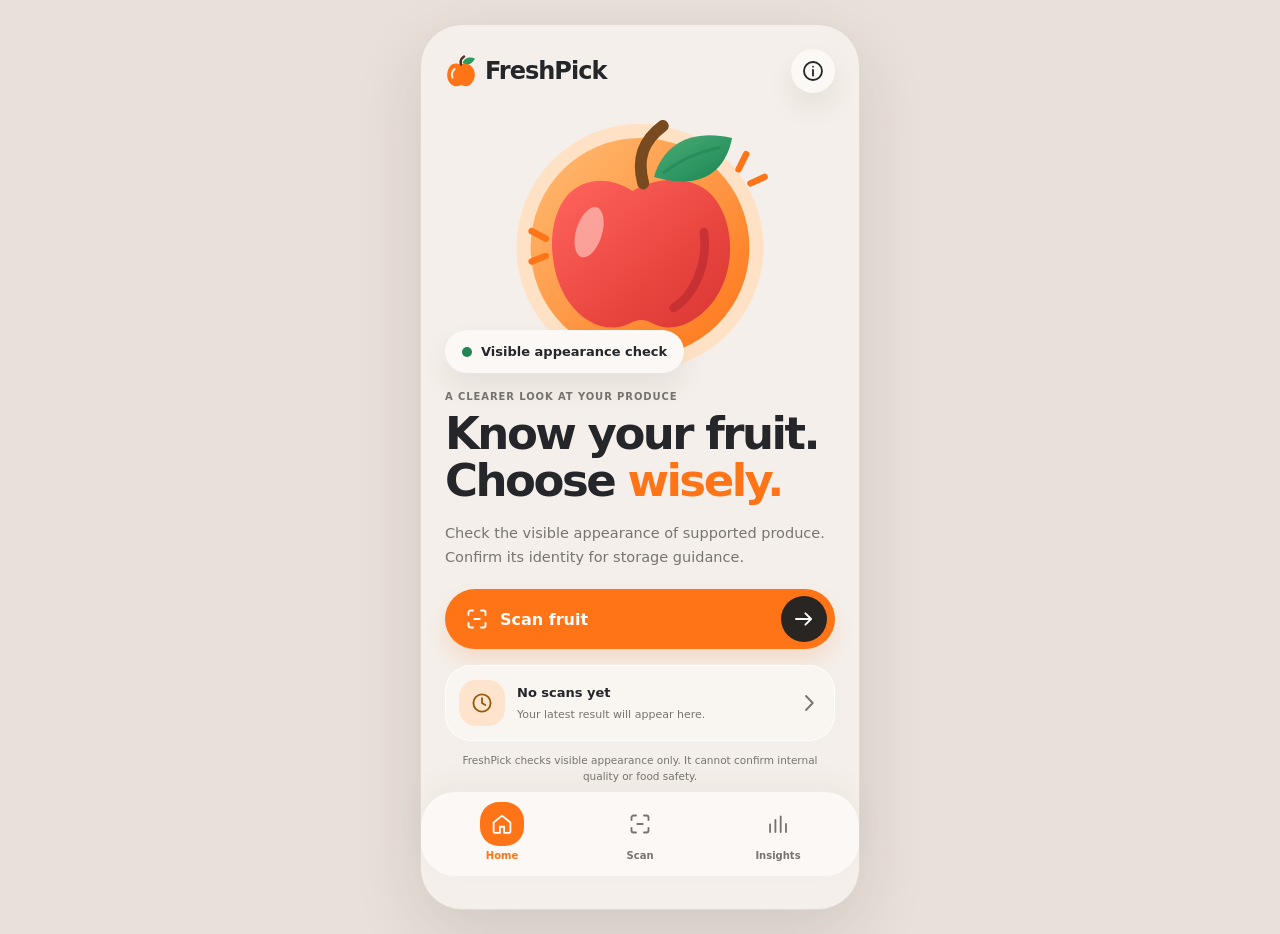
<file: ui/index.html>
<!doctype html>
<html lang="en">
  <head>
    <meta charset="UTF-8" />
    <meta name="viewport" content="width=device-width, initial-scale=1, viewport-fit=cover" />
    <meta name="theme-color" content="#F4EFEA" />
    <meta name="description" content="Check the visible condition of supported produce with FreshPick." />
    <title>FreshPick — Know your fruit</title>
    <link rel="icon" href="assets/kit/brand/freshpick-app-icon.svg" type="image/svg+xml" />
    <link rel="stylesheet" href="styles.css" />
  </head>
  <body>
    <main class="app-shell has-navigation">
      <section class="screen active" id="home-screen" aria-labelledby="home-title">
        <header class="topbar home-topbar">
          <a class="wordmark" href="#home" data-screen="home" aria-label="FreshPick home"><img src="assets/kit/brand/freshpick-mark.svg" alt="" />FreshPick</a>
          <button class="icon-button" type="button" data-action="settings" aria-label="Inference settings">
            <span class="ui-icon icon-info" aria-hidden="true"></span>
          </button>
        </header>
        <div class="hero-fruit" aria-hidden="true">
          <div class="fruit-orbit"><img src="assets/kit/illustrations/hero-apple.svg" alt="" /></div>
          <div class="hero-caption"><span class="caption-dot"></span>Visible appearance check</div>
        </div>
        <div class="home-copy">
          <p class="eyebrow">A clearer look at your produce</p>
          <h1 id="home-title">Know your fruit.<br />Choose <em>wisely.</em></h1>
          <p class="lede">Check the visible appearance of supported produce. Confirm its identity for storage guidance.</p>
          <button class="primary-button" type="button" data-action="scan"><span class="ui-icon icon-scan" aria-hidden="true"></span>Scan fruit <span class="arrow-disc" aria-hidden="true"><span class="ui-icon icon-arrow-right"></span></span></button>
        </div>
        <button class="empty-history home-history" type="button" data-action="view-history" aria-label="View recent scans">
          <span class="empty-mark" aria-hidden="true"><span class="ui-icon icon-history"></span></span>
          <span class="recent-copy"><strong>No scans yet</strong><span>Your latest result will appear here.</span></span>
          <span class="ui-icon icon-chevron-right small-arrow" aria-hidden="true"></span>
        </button>
        <p class="small-note">FreshPick checks visible appearance only. It cannot confirm internal quality or food safety.</p>
      </section>

      <section class="screen" id="scan-screen" aria-labelledby="scan-title">
        <header class="topbar centered-topbar">
          <button class="icon-button" type="button" data-action="back-home" aria-label="Back to home"><span class="ui-icon icon-back" aria-hidden="true"></span></button>
          <h1 id="scan-title">Scan fruit</h1>
          <button class="icon-button" type="button" data-action="settings" aria-label="Inference settings"><span class="ui-icon icon-info" aria-hidden="true"></span></button>
        </header>
        <div class="segmented" role="tablist" aria-label="Choose image source">
          <button class="segment selected" id="source-camera" role="tab" aria-selected="true" aria-controls="camera-panel" type="button" data-source="camera"><span class="ui-icon icon-camera" aria-hidden="true"></span>Camera</button>
          <button class="segment" id="source-gallery" role="tab" aria-selected="false" aria-controls="gallery-panel" tabindex="-1" type="button" data-source="gallery"><span class="ui-icon icon-gallery" aria-hidden="true"></span>Gallery</button>
        </div>
        <input class="visually-hidden" id="gallery-input" type="file" accept="image/jpeg,image/png,image/webp,image/bmp,.jpg,.jpeg,.png,.webp,.bmp" tabindex="-1" aria-label="Select an image to assess" />
        <div id="camera-panel" role="tabpanel" aria-labelledby="source-camera">
          <div class="camera-frame" id="camera-frame">
            <video id="camera-video" autoplay muted playsinline aria-label="Camera preview"></video>
            <div class="camera-placeholder" id="camera-placeholder">
              <img src="assets/kit/illustrations/apple.svg" alt="" />
              <span>Center one supported fruit or vegetable in the frame</span>
              <button class="camera-start" id="camera-start" type="button" data-action="start-camera">Start camera</button>
            </div>
            <span class="frame-corner corner-tl"></span><span class="frame-corner corner-tr"></span>
            <span class="frame-corner corner-bl"></span><span class="frame-corner corner-br"></span>
          </div>
          <div class="scan-controls">
            <div class="scan-control"><button class="icon-button secondary-control" type="button" data-action="flash" aria-label="Flash not available in this browser" disabled><span class="ui-icon icon-flash-off" aria-hidden="true"></span></button><span>Flash unavailable</span></div>
            <div class="scan-control"><button class="shutter-button" type="button" data-action="capture" aria-label="Capture photo" disabled><img src="assets/kit/illustrations/shutter-button.svg" alt="" /></button><span>Capture</span></div>
            <div class="scan-control"><button class="icon-button secondary-control" type="button" data-action="switch-camera" aria-label="Switch camera" disabled><span class="ui-icon icon-switch-camera" aria-hidden="true"></span></button><span>Switch</span></div>
          </div>
          <button class="text-button gallery-link" type="button" data-action="select-gallery"><span class="ui-icon icon-gallery" aria-hidden="true"></span>Choose from gallery</button>
        </div>
        <div id="gallery-panel" role="tabpanel" aria-labelledby="source-gallery" hidden>
          <div class="gallery-dropzone" id="gallery-dropzone" role="region" aria-labelledby="gallery-title" aria-describedby="gallery-help gallery-formats" tabindex="0">
            <span class="gallery-upload-icon" aria-hidden="true"><span class="ui-icon icon-upload"></span></span>
            <h2 id="gallery-title">Drop your image here</h2>
            <p id="gallery-help">Drag and drop a photo, or choose one from your device.</p>
            <button class="gallery-choose" type="button" data-action="choose-gallery-file">Choose image</button>
            <p class="gallery-formats" id="gallery-formats">JPG, PNG, WebP or BMP · one image · up to 20 MB</p>
          </div>
          <p class="small-note">Use a clear photo of one supported fruit or vegetable.</p>
        </div>
        <canvas class="visually-hidden" id="capture-canvas"></canvas>
        <p class="notice" id="scan-notice" role="status">Choose Camera or Gallery to begin.</p>
        <p class="scan-tip"><strong>For best results:</strong> good lighting · clear focus · one item</p>
      </section>

      <section class="screen" id="evaluating-screen" aria-labelledby="evaluating-title">
        <header class="topbar">
          <button class="icon-button" type="button" data-action="cancel-scan" aria-label="Cancel analysis"><span class="ui-icon icon-back" aria-hidden="true"></span></button>
          <span class="header-spacer"></span>
        </header>
        <div class="evaluation-visual" aria-hidden="true"><div class="loader-ring"><img id="evaluating-preview" src="assets/kit/illustrations/apple.svg" alt="" /></div></div>
        <div class="evaluation-copy">
          <p class="eyebrow">FreshPick assessment</p>
          <h1 id="evaluating-title">Taking a closer look</h1>
          <p class="lede">Checking the image with the connected model. This may take a moment.</p>
        </div>
        <ol class="progress-list" aria-live="polite">
          <li class="done" id="progress-received"><span class="progress-icon">✓</span>Image received</li>
          <li class="current" id="progress-sending"><span class="progress-icon"></span>Sending image to model</li>
          <li id="progress-model"><span class="progress-icon"></span>Waiting for model response</li>
        </ol>
        <button class="text-button cancel-analysis" type="button" data-action="cancel-scan">Cancel analysis</button>
      </section>

      <section class="screen" id="report-screen" aria-labelledby="report-title">
        <header class="topbar centered-topbar report-topbar">
          <button class="icon-button" type="button" data-action="back-home" aria-label="Back to home"><span class="ui-icon icon-back" aria-hidden="true"></span></button>
          <h1 id="report-title">Report</h1>
          <button class="icon-button" type="button" data-action="export" aria-label="Export report"><span class="ui-icon icon-upload" aria-hidden="true"></span></button>
        </header>
        <div class="result-hero">
          <div class="result-fruit"><img id="report-fruit" src="assets/kit/illustrations/apple.svg" alt="" /></div>
          <span class="freshness-chip" id="report-status"><span aria-hidden="true">✓</span><span>Result pending</span></span>
          <h2 id="report-produce">No result yet</h2>
          <p class="scan-time" id="report-time">Run a scan to see a result</p>
        </div>
        <div class="report-card produce-confidence-card">
          <span class="card-label" id="produce-confidence-label">Identification confidence</span>
          <strong class="confidence-value" id="produce-confidence">—</strong>
          <span class="helper" id="produce-score-note">Model score for produce identity; confirm the item below.</span>
        </div>
        <div class="report-card confidence-card">
          <span class="card-label" id="confidence-label">Freshness confidence</span>
          <strong class="confidence-value" id="report-confidence">—</strong>
          <div class="confidence-track"><span id="confidence-fill"></span></div>
          <span class="helper" id="freshness-reason">Uncalibrated freshness score, not a food-safety probability.</span>
        </div>
        <section class="report-card storage-card" aria-labelledby="storage-title">
          <h3 id="storage-title">Typical storage guidance</h3>
          <p class="helper">Confirm the identification, then tell us about storage and signs a photo cannot establish. Appearance details are suggested from the photo and can be edited.</p>
          <form id="storage-form">
            <fieldset class="identity-confirmation">
              <legend id="identity-question">Is this identification correct?</legend>
              <label class="check-label"><input type="radio" name="identity-confirmation" id="produce-confirmed" value="yes" required> <span id="identity-yes-label">Yes, that is correct</span></label>
              <label class="check-label"><input type="radio" name="identity-confirmation" id="produce-corrected" value="no"> No, change it</label>
            </fieldset>
            <div id="produce-correction" hidden>
              <label for="confirmed-produce">Correct identification</label>
              <select id="confirmed-produce" disabled><option value="">Choose the actual produce</option><option value="banana">Banana</option><option value="bittermelon">Bitter melon</option><option value="cucumber">Cucumber</option><option value="eggplant">Eggplant</option><option value="orange">Orange</option><option value="papaya">Papaya</option><option value="pineapple">Pineapple</option><option value="tomato">Tomato</option><option value="other">Other / not sure</option></select>
            </div>
            <section class="photo-details" aria-labelledby="photo-details-title">
              <strong id="photo-details-title">Suggested from this photo</strong>
              <dl><dt>Whole / cut / peeled</dt><dd id="photo-condition">Not clear from the photo</dd><dt>Ripeness appearance</dt><dd id="photo-ripeness">Not clear from the photo</dd></dl>
              <p class="helper">Visual suggestions can be wrong. Ripe-looking does not verify freshness, internal quality or safety.</p>
              <details id="photo-details-editor"><summary>Adjust suggested details</summary>
                <label for="storage-condition">Whole / cut / peeled</label><select id="storage-condition"><option value="unknown">Not clear / unsure</option><option value="whole">Whole, unpeeled</option><option value="cut">Cut or peeled</option></select>
                <label for="storage-ripeness">Ripeness appearance</label><select id="storage-ripeness"><option value="unknown">Not clear / not assessed</option><option value="ripe">Ripe-looking / ready to use</option><option value="unripe">Unripe-looking</option></select>
              </details>
            </section>
            <label for="storage-location">Where is it stored?</label><select id="storage-location" required><option value="">Choose storage</option><option value="counter">Counter / room temperature</option><option value="refrigerator">Refrigerator</option></select>
            <label for="storage-spoilage">Any unusual odor, leakage or major softening?</label><select id="storage-spoilage" aria-describedby="storage-clock-note" required><option value="">Check the item first</option><option value="no">No signs observed</option><option value="yes">Yes</option><option value="unknown">Not sure</option></select>
            <p class="helper" id="storage-clock-note">No signs observed does not reset the clock. Days since purchase and storage location still determine the reference time left.</p>
            <label for="days-stored" id="days-stored-label">Days already stored (optional)</label><input id="days-stored" type="number" min="0" max="365" step="any" aria-describedby="storage-age-basis"><p class="helper" id="storage-age-basis">Count elapsed storage time, not days remaining. Fractions of a day are allowed.</p>
            <button class="save-button" type="submit">Get storage guidance</button>
          </form>
          <div id="storage-result" aria-live="polite"><p>Complete the details above to see sourced storage guidance.</p></div>
          <p class="helper">Room-temperature references assume a cool indoor spot; heat can shorten the window. Refrigerated references assume a working refrigerator at or below 4°C. Time left is a reference estimate, not a safety guarantee. At its maximum, the app recommends discarding conservatively even without visible spoilage.</p>
        </section>
        <div class="report-card guidance-card">
          <strong>Visible condition</strong>
          <p id="guidance-copy">Run a scan to receive a cautious description of visible condition.</p>
        </div>
        <div class="safety-card">
          <strong>Food safety matters</strong>
          <p>This assessment uses visible appearance only. It cannot confirm internal quality, contamination, or food safety. Do not rely on this result alone to decide whether food is safe to eat.</p>
        </div>
        <button class="report-link" type="button" data-action="inspector">Model details <span>›</span></button>
        <button class="primary-button compact-primary" type="button" data-action="scan">Scan another fruit <span class="arrow-disc" aria-hidden="true"><span class="ui-icon icon-arrow-right"></span></span></button>
        <button class="text-button" type="button" data-action="export">Export report</button>
        <p class="small-note centered-note">Visible-condition assessment only.</p>
      </section>

      <section class="screen" id="inspector-screen" aria-labelledby="inspector-title">
        <div class="inspector-handle" aria-hidden="true"></div>
        <header class="inspector-heading">
          <div><h1 id="inspector-title">Inspector</h1><p>Technical assessment details</p></div>
          <button class="icon-button" type="button" data-action="report" aria-label="Close inspector"><span class="ui-icon icon-x" aria-hidden="true"></span></button>
        </header>
        <div class="segmented inspector-tabs" role="tablist" aria-label="Inspection details">
          <button class="segment selected" role="tab" aria-selected="true" type="button" data-inspector-tab="prediction">Prediction</button>
          <button class="segment" role="tab" aria-selected="false" type="button" data-inspector-tab="features">Features</button>
          <button class="segment" role="tab" aria-selected="false" type="button" data-inspector-tab="model">Model</button>
        </div>
        <div class="inspector-content" id="inspector-content"></div>
      </section>

      <section class="screen" id="history-screen" aria-labelledby="history-title">
        <header class="topbar centered-topbar">
          <span class="icon-spacer"></span><h1 id="history-title">Insights</h1>
          <button class="icon-button" type="button" data-action="settings" aria-label="Inference settings"><span class="ui-icon icon-info" aria-hidden="true"></span></button>
        </header>
        <p class="insights-intro">Your latest scans, saved on this device.</p>
        <div class="insights-summary" aria-label="Saved scan summary">
          <div><strong id="saved-scan-count">0</strong><span>Saved scans</span></div>
          <div><strong id="confirmed-scan-count">0</strong><span>Labels confirmed</span></div>
        </div>
        <h2 class="history-heading">Recent scans</h2>
        <p class="helper">Up to 12 scans. Identification scores describe model predictions, not produce quality.</p>
        <div id="history-list" class="history-list"></div>
        <button class="primary-button history-cta" type="button" data-action="scan"><span class="ui-icon icon-scan" aria-hidden="true"></span>Scan fruit <span class="arrow-disc" aria-hidden="true"><span class="ui-icon icon-arrow-right"></span></span></button>
      </section>

      <nav class="bottom-nav" aria-label="Main navigation">
        <button class="nav-button active" type="button" data-screen="home" data-nav="home" aria-label="Home" aria-current="page"><span class="nav-icon"><span class="ui-icon icon-home" aria-hidden="true"></span></span><span>Home</span></button>
        <button class="nav-button" type="button" data-action="scan" data-nav="scan" aria-label="Scan fruit"><span class="nav-icon"><span class="ui-icon icon-scan" aria-hidden="true"></span></span><span>Scan</span></button>
        <button class="nav-button" type="button" data-screen="history" data-nav="history" aria-label="Insights"><span class="nav-icon"><span class="ui-icon icon-insights" aria-hidden="true"></span></span><span>Insights</span></button>
      </nav>
    </main>

    <dialog id="settings-dialog" class="settings-dialog">
      <form method="dialog" id="settings-form">
        <div class="dialog-head"><div><p class="eyebrow">Connection</p><h2>Model endpoint</h2></div><button class="icon-button" value="cancel" aria-label="Close settings"><span class="ui-icon icon-x" aria-hidden="true"></span></button></div>
        <label for="endpoint-input">Prediction API URL</label>
        <input id="endpoint-input" type="url" placeholder="http://localhost:8000/predict" autocomplete="url" />
        <p class="helper">The API must accept an image as multipart form data and return the FreshPick response described in the repository prompt.</p>
        <div class="dialog-actions"><button class="text-button" value="cancel">Cancel</button><button class="save-button" id="save-endpoint" value="default">Save endpoint</button></div>
      </form>
    </dialog>
    <div class="toast" id="toast" role="status" aria-live="polite"></div>
    <script src="app.js" defer></script>
  </body>
</html>
</file>
<file: ui/styles.css>
@import url('assets/kit/design-tokens.css');

:root {
  font-family: var(--fp-font);
  color: var(--fp-ink);
  background: var(--fp-cream);
  font-synthesis: none;
  text-rendering: optimizeLegibility;
  --paper: var(--fp-cream);
  --orange: var(--fp-primary);
  --ink: var(--fp-ink);
  --muted: var(--fp-muted);
  --green: var(--fp-green);
  --line: #e9e1da;
  --panel: var(--fp-surface);
  --radius-card: var(--fp-radius-card);
  --shadow-soft: 0 14px 28px rgba(73, 57, 42, .08);
}

* { box-sizing: border-box; }
[hidden] { display: none !important; }
html { min-width: 320px; min-height: 100%; }
body { margin: 0; min-height: 100vh; background: var(--paper); }
button, input { font: inherit; }
button { color: inherit; }
button:focus-visible, a:focus-visible, input:focus-visible { outline: 3px solid #256b53; outline-offset: 3px; }
.app-shell { position: relative; width: min(100%, 440px); min-height: 100svh; margin: 0 auto; padding: max(24px, env(safe-area-inset-top)) 24px max(24px, env(safe-area-inset-bottom)); overflow: hidden; }
.app-shell.has-navigation { padding-bottom: calc(112px + env(safe-area-inset-bottom)); }
.screen { display: none; min-width: 0; animation: appear .22s ease-out; }
.screen.active { display: block; }
@keyframes appear { from { opacity: .45; transform: translateY(5px); } to { opacity: 1; transform: translateY(0); } }

.topbar { display: flex; align-items: center; justify-content: space-between; min-height: 44px; }
.centered-topbar { display: grid; grid-template-columns: 44px 1fr 44px; gap: 12px; }
.centered-topbar h1 { margin: 0; text-align: center; font: 800 20px/1.2 var(--fp-font); letter-spacing: -.6px; }
.wordmark { display: inline-flex; gap: 8px; align-items: center; color: var(--ink); font: 800 24px/1 var(--fp-font); text-decoration: none; letter-spacing: -1px; }
.wordmark img { width: 32px; height: 32px; }
.icon-button { border: 0; display: inline-grid; place-items: center; width: 44px; height: 44px; border-radius: 50%; background: var(--fp-cream-light); cursor: pointer; box-shadow: var(--shadow-soft); }
.header-spacer, .icon-spacer { width: 44px; }

.hero-fruit { position: relative; height: clamp(210px, 59vw, 260px); margin: 20px 0 8px; display: grid; place-items: center; }
.fruit-orbit { width: clamp(210px, 59vw, 260px); aspect-ratio: 1; display: grid; place-items: center; }
.fruit-orbit img { display: block; width: 100%; height: 100%; }
.hero-caption { position: absolute; left: 0; bottom: 0; display: flex; align-items: center; gap: 9px; padding: 14px 17px; border-radius: var(--fp-radius-pill); background: var(--fp-cream-light); box-shadow: var(--shadow-soft); font-size: 13px; font-weight: 700; }
.caption-dot { width: 10px; height: 10px; border-radius: 50%; background: var(--green); }
.home-copy { margin-top: 18px; }
.eyebrow { margin: 0 0 9px; color: var(--muted); font-size: 10px; font-weight: 800; letter-spacing: .09em; text-transform: uppercase; }
h1, h2, p { overflow-wrap: anywhere; }
.home-copy h1 { margin: 0; font: 800 clamp(35px, 10.7vw, 45px)/1.04 var(--fp-font); letter-spacing: -2.5px; }
.lede { margin: 17px 0 20px; color: var(--muted); font-size: 14.5px; line-height: 1.65; }
.primary-button { width: 100%; min-height: 60px; display: flex; align-items: center; gap: 11px; padding: 7px 8px 7px 20px; border: 0; border-radius: var(--fp-radius-pill); background: var(--orange); color: white; font-size: 16px; font-weight: 800; cursor: pointer; box-shadow: 0 12px 20px #fb711a26; text-align: left; }
.arrow-disc { display: grid; place-items: center; width: 46px; height: 46px; flex: 0 0 46px; margin-left: auto; border-radius: 50%; background: var(--fp-dark); color: white; }
.empty-history { width: 100%; min-height: 76px; display: flex; align-items: center; gap: 12px; margin-top: 16px; padding: 12px 13px; border: 1px solid white; border-radius: 26px; background: var(--panel); text-align: left; cursor: pointer; }
.empty-mark { width: 46px; height: 46px; display: grid; place-items: center; flex: 0 0 46px; border-radius: 17px; background: #ffe4cd; color: #955c0c; }
.recent-copy { display: block; flex: 1; min-width: 0; }
.recent-copy strong { display: block; margin-bottom: 5px; font-size: 13px; line-height: 1.4; }
.recent-copy > span { display: block; color: var(--muted); font-size: 11px; line-height: 1.5; }
.small-arrow { margin-left: auto; color: var(--muted); }
.small-note { margin: 12px 0; color: var(--muted); text-align: center; font-size: 10.5px; line-height: 1.5; }

.segmented { display: grid; grid-template-columns: 1fr 1fr; gap: 5px; margin: 24px 0 19px; padding: 5px; border-radius: var(--fp-radius-pill); background: #eae3dd; }
.segment { display: flex; align-items: center; justify-content: center; gap: 8px; border: 0; min-height: 44px; border-radius: var(--fp-radius-pill); background: transparent; color: var(--muted); font-size: 13px; font-weight: 700; cursor: pointer; }
.segment.selected { background: var(--orange); color: white; box-shadow: 0 3px 9px #fb711a25; }
.camera-frame { position: relative; display: grid; place-items: center; width: 100%; min-width: 0; margin-inline: auto; aspect-ratio: .87; max-height: 405px; overflow: hidden; border-radius: var(--fp-radius-frame); background: radial-gradient(circle at 45% 42%, #39322d, #25211f 73%); }
.camera-frame video { position: absolute; width: 100%; height: 100%; object-fit: cover; display: none; }
.camera-frame.live video { display: block; }
.camera-frame.live .camera-placeholder { display: none; }
.camera-placeholder { position: relative; z-index: 1; display: flex; flex-direction: column; align-items: center; gap: 18px; width: 80%; color: white; text-align: center; }
.camera-placeholder img { width: 120px; filter: drop-shadow(0 5px 12px rgba(0,0,0,.2)); }
.camera-placeholder > span { padding: 12px 18px; border-radius: 24px; background: #77726d91; font-size: 12px; line-height: 1.5; }
.frame-corner { position: absolute; z-index: 2; width: 42px; height: 42px; border-color: white; border-style: solid; }
.corner-tl { top: 24px; left: 24px; border-width: 4px 0 0 4px; border-radius: 14px 0 0; }
.corner-tr { top: 24px; right: 24px; border-width: 4px 4px 0 0; border-radius: 0 14px 0 0; }
.corner-bl { bottom: 24px; left: 24px; border-width: 0 0 4px 4px; border-radius: 0 0 0 14px; }
.corner-br { right: 24px; bottom: 24px; border-width: 0 4px 4px 0; border-radius: 0 0 14px; }
.visually-hidden { position: absolute !important; width: 1px !important; height: 1px !important; padding: 0 !important; margin: -1px !important; overflow: hidden !important; clip: rect(0,0,0,0) !important; white-space: nowrap !important; border: 0 !important; }
.notice { min-height: 42px; margin: 15px 4px 8px; color: var(--muted); text-align: center; font-size: 12px; line-height: 1.45; }
.scan-controls { display: grid; grid-template-columns: repeat(3, minmax(0, 1fr)); align-items: end; justify-items: center; margin: 24px 18px 0; }
.secondary-control { width: 44px; height: 44px; }
.shutter-button { display: grid; place-items: center; width: 85px; height: 85px; padding: 0; border: 0; border-radius: 50%; background: transparent; cursor: pointer; }
.shutter-button img { display: block; width: 85px; height: 85px; }
.text-button { display: block; width: fit-content; margin: 10px auto; padding: 10px 14px; border: 0; background: transparent; color: #514c47; font-weight: 600; cursor: pointer; }

.evaluation-visual { display: grid; place-items: center; margin: 26px 0 28px; }
.loader-ring { width: min(67vw, 310px); aspect-ratio: 1; display: grid; place-items: center; border: 10px solid #e6ded6; border-top-color: var(--orange); border-radius: 50%; animation: rotate 1.8s linear infinite; }
.loader-ring img { width: 36%; animation: counter-rotate 1.8s linear infinite; }
@keyframes rotate { to { transform: rotate(360deg); } }
@keyframes counter-rotate { to { transform: rotate(-360deg); } }
.evaluation-copy { text-align: center; }
.evaluation-copy h1 { margin: 8px 0; font: 800 30px/1.12 var(--fp-font); letter-spacing: -1px; }
.evaluation-copy .lede { margin: 14px 0 25px; font-size: 15px; }
.progress-list { list-style: none; margin: 0; padding: 20px 25px; border-radius: 34px; background: var(--panel); }
.progress-list li { display: flex; align-items: center; gap: 15px; padding: 11px 0; color: var(--muted); font-size: 15px; }
.progress-list li.done, .progress-list li.current { color: var(--ink); }
.progress-list li.current { font-weight: 700; }
.progress-icon { width: 16px; height: 16px; display: grid; place-items: center; border: 2px solid #bbb3ab; border-radius: 50%; color: var(--green); font-size: 11px; }
.done .progress-icon { border: 0; font-size: 20px; }
.current .progress-icon { border: 0; background: var(--orange); }
.cancel-analysis { margin: 24px auto; font-size: 15px; }

.report-topbar { margin-bottom: 18px; }
.result-hero { display: flex; flex-direction: column; align-items: center; text-align: center; }
.result-fruit { display: grid; place-items: center; width: min(56vw, 260px); aspect-ratio: 1; margin: 0 auto 16px; border-radius: 50%; background: var(--orange); }
.result-fruit img { width: 56%; transform: translate(10%, -7%); }
.result-fruit.has-photo { overflow: hidden; background: #e8e0d9; }
.result-fruit.has-photo img { width: 100%; height: 100%; object-fit: contain; transform: none; }
.freshness-chip { display: flex; align-items: center; gap: 8px; padding: 9px 16px; border-radius: 24px; background: #dcefe5; color: #145d3d; font-weight: 700; }
.freshness-chip.semi_fresh, .freshness-chip.uncertain { background: #f8e8cc; color: #7a4a0b; }
.freshness-chip.rotten { background: #f5dddd; color: #8a2929; }
.result-hero h2 { margin: 14px 0 4px; font: 800 29px/1.12 var(--fp-font); letter-spacing: -.7px; }
.scan-time { margin: 4px 0 20px; color: var(--muted); font-size: 13px; }
.report-card { margin: 14px 0; padding: 19px 20px; border-radius: 30px; background: var(--panel); }
.card-label, .helper { display: block; color: var(--muted); }
.card-label { margin-bottom: 8px; font-size: 13px; }
.confidence-value { display: block; margin: 2px 0 10px; font: 800 37px/1 var(--fp-font); }
.confidence-track, .bar-track { height: 9px; overflow: hidden; border-radius: 20px; background: #e8e0d9; }
.confidence-track span, .bar-fill { display: block; height: 100%; width: 0; border-radius: inherit; background: var(--orange); transition: width .3s ease; }
.helper { margin-top: 8px; font-size: 12px; line-height: 1.5; }
.guidance-card strong, .safety-card strong { font-size: 15px; }
.guidance-card p, .safety-card p { margin: 8px 0 0; color: #5f5953; font-size: 13px; line-height: 1.55; }
.safety-card { margin: 16px 0; padding: 20px; border-radius: 28px; background: #fae7d1; }
.report-link { display: flex; width: 100%; align-items: center; justify-content: space-between; margin: 10px 0 16px; padding: 17px 20px; border: 0; border-radius: 28px; background: var(--panel); text-align: left; font-weight: 700; cursor: pointer; }
.report-link span { font-size: 25px; }
.compact-primary { min-height: 60px; padding-left: 22px; font-size: 17px; }
.compact-primary .arrow-disc { width: 44px; height: 44px; flex-basis: 44px; }
.centered-note { margin-top: 20px; }

.inspector-handle { width: 64px; height: 5px; margin: 0 auto 25px; border-radius: 8px; background: #d7cfc7; }
.inspector-heading { display: flex; justify-content: space-between; align-items: flex-start; margin: 10px 0 24px; }
.inspector-heading h1 { margin: 0; font: 800 32px/1.1 var(--fp-font); }
.inspector-heading p { margin: 6px 0 0; color: var(--muted); }
.inspector-tabs { grid-template-columns: repeat(3,1fr); margin: 0 0 20px; }
.inspector-tabs .segment { font-size: 13px; }
.inspector-content { padding-bottom: 20px; }
.inspector-image-row, .detail-row { display: flex; align-items: center; gap: 14px; padding: 17px; margin-bottom: 14px; border-radius: 28px; background: var(--panel); }
.mini-fruit { width: 60px; height: 60px; display: grid; place-items: center; flex: 0 0 60px; border-radius: 50%; background: var(--orange); }
.mini-fruit img { width: 56%; }
.mini-fruit:has(img[src^="blob:"]) { overflow: hidden; }
.mini-fruit img[src^="blob:"] { width: 100%; height: 100%; object-fit: cover; }
.inspector-image-row strong, .detail-row strong { display: block; }
.inspector-image-row span, .detail-row span { display: block; margin-top: 3px; color: var(--muted); font-size: 13px; }
.probability-card { padding: 18px; border-radius: 28px; background: var(--panel); }
.probability-card h2 { margin: 0 0 15px; font: 700 19px var(--fp-font); }
.prob-row { margin: 14px 0; }
.prob-head { display: flex; justify-content: space-between; margin-bottom: 7px; font-size: 14px; }
.prob-head strong { font-variant-numeric: tabular-nums; }
.prob-row:nth-of-type(1) .bar-fill { background: #27865d; }
.prob-row:nth-of-type(2) .bar-fill { background: #d88917; }
.prob-row:nth-of-type(3) .bar-fill { background: #c6453c; }
.detail-row { justify-content: space-between; margin: 12px 0; }
.detail-row .chevron { font-size: 25px; }
.unavailable { padding: 20px; border-radius: 26px; background: var(--panel); color: var(--muted); font-size: 14px; line-height: 1.5; }
.unavailable strong { display: block; margin-bottom: 6px; color: var(--ink); }
.class-list { max-height: 36vh; overflow: auto; padding-right: 5px; }

.history-list { display: flex; flex-direction: column; gap: 8px; margin: 16px 0; }
.history-empty { padding: 28px 12px; color: var(--muted); text-align: center; }
.history-empty strong { display: block; margin-bottom: 8px; color: var(--ink); font: 700 22px var(--fp-font); }
.history-item { display: grid; grid-template-columns: minmax(0, 1fr); gap: 10px; padding: 18px; border: 1px solid white; border-radius: var(--radius-card); background: var(--panel); font-size: 14px; }
.history-item span { display: block; margin-top: 6px; color: var(--muted); font-size: 12px; }
.history-cta { margin-top: 20px; }
.bottom-nav { position: fixed; z-index: 5; bottom: 0; left: 50%; transform: translateX(-50%); width: min(100%, 440px); min-height: 84px; display: grid; grid-template-columns: repeat(3,1fr); align-items: center; padding: 10px 12px max(10px, env(safe-area-inset-bottom)); border-radius: 34px 34px 0 0; background: var(--fp-cream-light); box-shadow: 0 -11px 30px #604d3d0a; }
.nav-button { display: flex; flex-direction: column; align-items: center; gap: 4px; min-width: 74px; min-height: 64px; justify-self: center; padding: 0; border: 0; background: transparent; color: var(--muted); font-size: 10px; font-weight: 600; cursor: pointer; }
.nav-button.active { color: var(--orange); }
.nav-icon { display: grid; place-items: center; width: 44px; height: 44px; border-radius: 19px; }
.nav-button.active .nav-icon { background: var(--orange); color: white; }

.settings-dialog { width: min(90vw, 430px); border: 0; border-radius: 30px; padding: 24px; background: var(--paper); color: var(--ink); box-shadow: 0 25px 80px rgba(25, 20, 17, .25); }
.settings-dialog::backdrop { background: rgba(35, 30, 27, .38); backdrop-filter: blur(2px); }
.dialog-head { display: flex; justify-content: space-between; align-items: flex-start; margin-bottom: 20px; }
.dialog-head h2 { margin: 0; font: 800 24px var(--fp-font); }
.dialog-head .icon-button { width: 42px; height: 42px; }
.settings-dialog label { display: block; margin-bottom: 7px; font-size: 13px; font-weight: 700; }
.settings-dialog input { width: 100%; min-height: 48px; padding: 0 13px; border: 1px solid var(--line); border-radius: 13px; background: #fffaf6; }
.dialog-actions { display: flex; justify-content: flex-end; align-items: center; gap: 14px; margin-top: 18px; }
.dialog-actions .text-button { margin: 0; }
.save-button { min-height: 44px; padding: 0 18px; border: 0; border-radius: 24px; background: var(--orange); font-weight: 700; cursor: pointer; }
.toast { position: fixed; z-index: 10; left: 50%; bottom: 110px; max-width: calc(100vw - 40px); transform: translate(-50%, 12px); padding: 12px 17px; border-radius: 17px; background: var(--ink); color: white; font-size: 13px; opacity: 0; pointer-events: none; transition: opacity .2s, transform .2s; }
.toast.show { transform: translate(-50%, 0); opacity: 1; }

@media (min-width: 700px) {
  body { display: grid; place-items: start center; padding: 24px 0; background: #e8e0d9; }
  .app-shell { min-height: calc(100svh - 48px); border: 1px solid #e1d9d2; border-radius: 42px; background: var(--paper); box-shadow: 0 24px 70px rgba(44, 34, 27, .12); }
  .bottom-nav { bottom: 24px; width: 438px; border-radius: 34px; }
}
@media (max-width: 380px) {
  .app-shell { padding-right: 20px; padding-left: 20px; }
  .hero-fruit { height: 240px; }
  .icon-button { width: 44px; height: 44px; }
  .home-copy h1 { font-size: 35px; }
  .camera-frame { border-radius: 34px; }
}
@media (prefers-reduced-motion: reduce) {
  *, *::before, *::after { scroll-behavior: auto !important; animation-duration: .01ms !important; animation-iteration-count: 1 !important; transition-duration: .01ms !important; }
}

.storage-card h3 { margin: 0 0 10px; }
#storage-form { display: grid; gap: 9px; margin: 18px 0; }
#storage-form label { font-size: 14px; font-weight: 600; margin-top: 8px; }
#storage-form select, #storage-form input[type=number] { box-sizing: border-box; min-width: 0; width: 100%; padding: 12px; border: 1px solid var(--line); border-radius: 12px; background: #fffaf5; color: var(--ink); font: inherit; }
.check-label { display: flex; align-items: center; gap: 10px; }
#storage-form .save-button { margin-top: 12px; min-height: 44px; }
#storage-result { overflow-wrap: anywhere; }
#storage-result li { margin: 8px 0; }
#storage-result a { color: #175440; }
.produce-confidence-card .confidence-value { display: block; }

.identity-confirmation { padding: 12px; border: 1px solid var(--line); border-radius: 14px; }
.identity-confirmation legend { padding: 0 5px; font-weight: 700; }
.photo-details { padding: 14px; border-radius: 14px; background: #fffaf5; }
.photo-details dl { margin: 12px 0; font-size: 14px; }
.photo-details dt { color: var(--muted); margin-top: 10px; }
.photo-details dd { margin: 3px 0 0; font-weight: 600; }
.photo-details summary { cursor: pointer; color: #175440; font-size: 14px; }
.photo-details details label { display: block; }

.storage-timing { padding: 16px; border: 1px solid #d6e2da; border-radius: 16px; margin: 0 0 18px; background: #f0f5f1; }
.storage-timing > strong { display: block; font-size: 19px; line-height: 1.35; }
.storage-timing.is-near { background: #fff0d6; border-color: #e8c48b; }
.storage-timing.is-discard { background: #fae6df; border-color: #daaa9a; }

.gallery-dropzone { display: flex; flex-direction: column; align-items: center; justify-content: center; min-height: 405px; padding: 28px 22px; border: 1.6px dashed #d4c9bf; border-radius: 32px; background: var(--panel); text-align: center; transition: border-color .15s, background .15s, box-shadow .15s; }
.gallery-dropzone.is-dragging { border-color: var(--orange); background: #fff0df; box-shadow: inset 0 0 0 3px #f8751b24; }
.gallery-dropzone:focus-visible { outline: 3px solid #256b53; outline-offset: 4px; }
.gallery-upload-icon { display: grid; place-items: center; width: 76px; height: 76px; margin-bottom: 18px; border-radius: 25px; color: var(--orange); background: #ffe1cb; }
.gallery-upload-icon .ui-icon { width: 34px; height: 34px; }
.gallery-dropzone h2 { margin: 0 0 12px; font: 800 22px/1.2 var(--fp-font); letter-spacing: -.6px; }
.gallery-dropzone p { max-width: 290px; margin: 0 0 24px; color: var(--muted); font-size: 13px; line-height: 1.5; }
.gallery-choose, .camera-start { min-height: 44px; padding: 14px 24px; border: 0; border-radius: var(--fp-radius-pill); background: var(--orange); color: white; font-weight: 800; cursor: pointer; }
.gallery-dropzone .gallery-formats { margin: 22px 0 0; font-size: 12px; }
.camera-start:disabled, .scan-controls button:disabled { opacity: .45; cursor: not-allowed; }
@media (max-width: 360px) { .gallery-dropzone { min-height: 350px; padding: 26px 16px; } .gallery-dropzone h2 { font-size: 23px; } }

/* Interactive elements use the kit's individual vectors, never flattened mockups. */
.ui-icon { display: inline-block; flex: 0 0 24px; width: 24px; height: 24px; background: currentColor; -webkit-mask: var(--icon) center/contain no-repeat; mask: var(--icon) center/contain no-repeat; vertical-align: middle; }
.icon-alert { --icon: url('assets/kit/icons/alert.svg'); }
.icon-apple-outline { --icon: url('assets/kit/icons/apple-outline.svg'); }
.icon-arrow-right { --icon: url('assets/kit/icons/arrow-right.svg'); }
.icon-back { --icon: url('assets/kit/icons/back.svg'); }
.icon-camera { --icon: url('assets/kit/icons/camera.svg'); }
.icon-check-circle { --icon: url('assets/kit/icons/check-circle.svg'); }
.icon-check { --icon: url('assets/kit/icons/check.svg'); }
.icon-chevron-right { --icon: url('assets/kit/icons/chevron-right.svg'); }
.icon-flash-off { --icon: url('assets/kit/icons/flash-off.svg'); }
.icon-flash { --icon: url('assets/kit/icons/flash.svg'); }
.icon-gallery { --icon: url('assets/kit/icons/gallery.svg'); }
.icon-history { --icon: url('assets/kit/icons/history.svg'); }
.icon-home { --icon: url('assets/kit/icons/home.svg'); }
.icon-info { --icon: url('assets/kit/icons/info.svg'); }
.icon-insights { --icon: url('assets/kit/icons/insights.svg'); }
.icon-leaf { --icon: url('assets/kit/icons/leaf.svg'); }
.icon-scan { --icon: url('assets/kit/icons/scan.svg'); }
.icon-shield-check { --icon: url('assets/kit/icons/shield-check.svg'); }
.icon-sparkle { --icon: url('assets/kit/icons/sparkle.svg'); }
.icon-switch-camera { --icon: url('assets/kit/icons/switch-camera.svg'); }
.icon-upload { --icon: url('assets/kit/icons/upload.svg'); }
.icon-x { --icon: url('assets/kit/icons/x.svg'); }

.home-copy h1 em { color: var(--orange); font-style: normal; }
.scan-control { display: flex; flex-direction: column; align-items: center; gap: 6px; min-width: 68px; }
.scan-control > span { color: var(--muted); font-size: 10px; }
.gallery-link { display: flex; align-items: center; justify-content: center; gap: 8px; min-height: 44px; margin: 18px auto 0; font-size: 13px; text-decoration: underline; text-underline-offset: 3px; }
.scan-tip { margin: 18px 0 0; padding: 14px; border-radius: 20px; background: var(--fp-cream-light); color: var(--muted); font-size: 11px; line-height: 1.6; text-align: center; }
.scan-tip strong { color: var(--ink); }
.insights-intro { margin: 20px 0; color: var(--muted); font-size: 14px; line-height: 1.6; }
.insights-summary { display: grid; grid-template-columns: 1fr 1fr; gap: 12px; }
.insights-summary > div { padding: 20px 14px; border-radius: var(--radius-card); background: var(--panel); }
.insights-summary strong { display: block; margin-bottom: 8px; color: var(--ink); font-size: 32px; }
.insights-summary span { color: var(--muted); font-size: 12px; }
.history-heading { margin: 28px 0 8px; font-size: 19px; letter-spacing: -.5px; }
button, a, select, summary { -webkit-tap-highlight-color: transparent; }
button:disabled { cursor: not-allowed; }
.primary-button:hover, .gallery-choose:hover { background: var(--fp-primary-hover); }
#storage-form select, #storage-form input[type=number] { min-height: 44px; }
@media (max-width: 360px) { .scan-controls { margin-right: 4px; margin-left: 4px; } .scan-control { min-width: 60px; } .scan-control > span { font-size: 9px; } }
</file>
